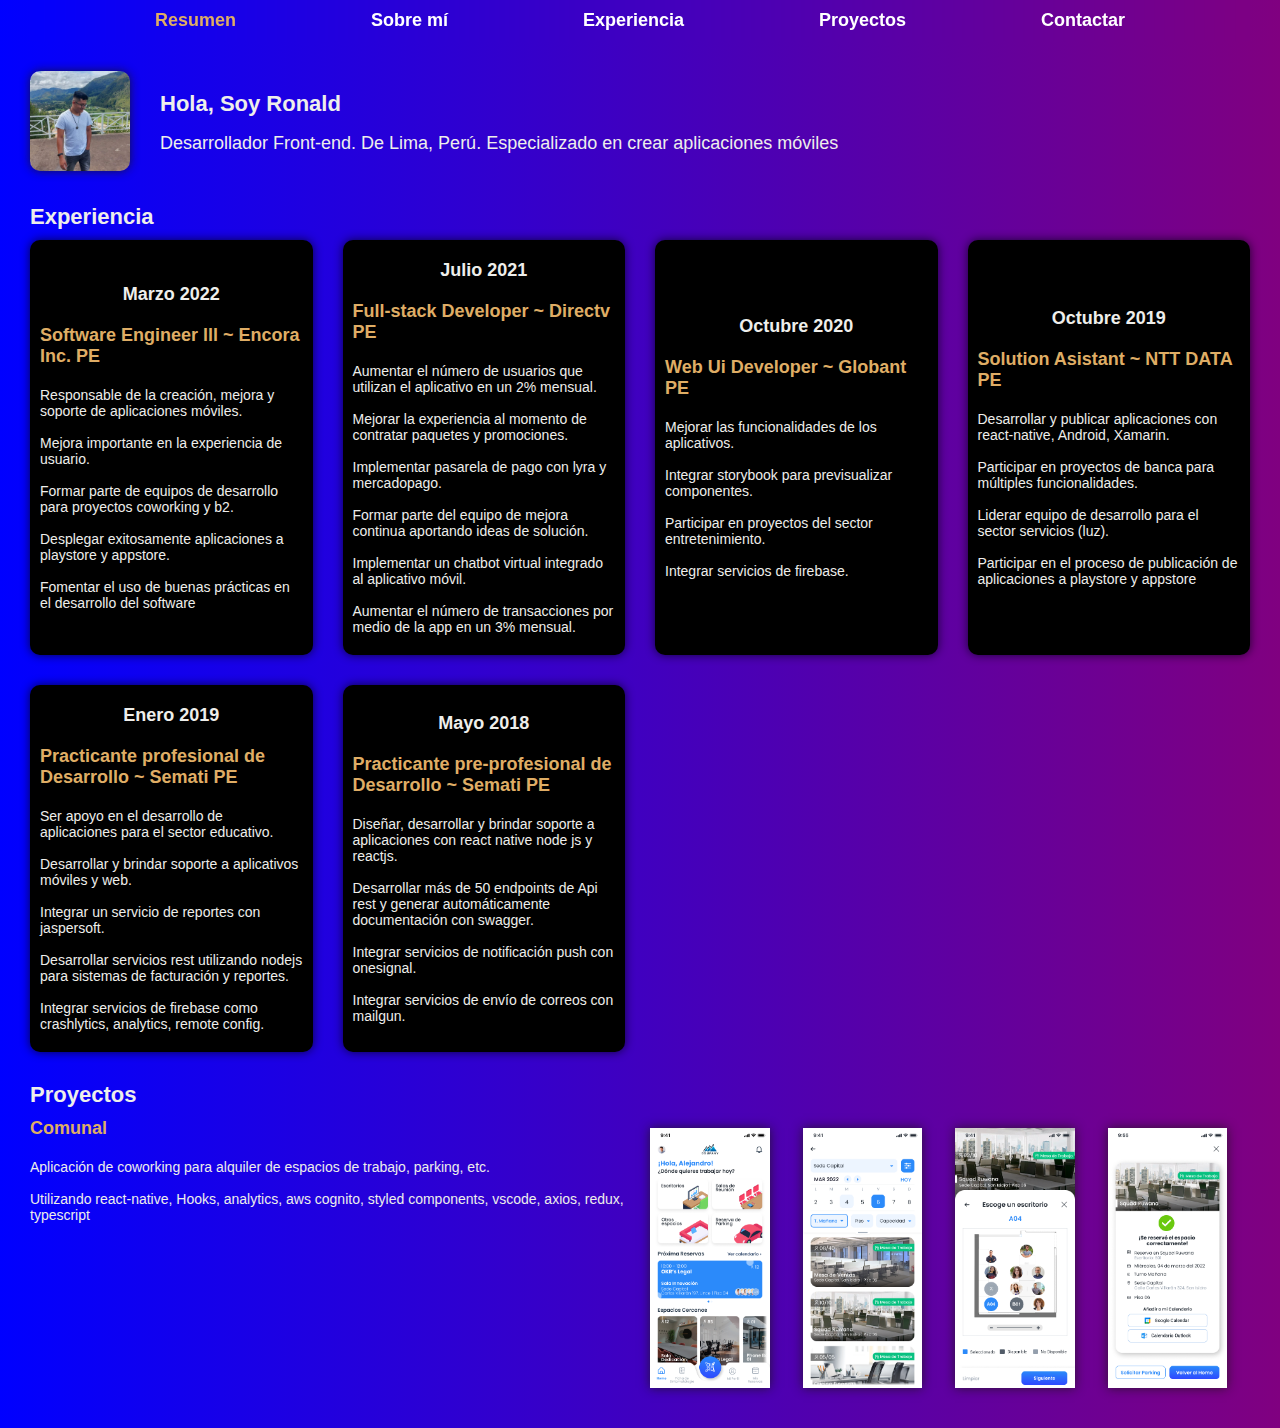
<file: index.html>
<!DOCTYPE html>
<html lang="en">
<head>
    <meta charset="UTF-8">
    <meta name="viewport" content="width=device-width, initial-scale=1.0">
    <link rel="stylesheet" href="/styles.css">
    <title>Portfolio</title>
</head>
<body>
    <header class="Navigation">
        <nav class="Navigation-list">
            <a class="Navigation-item  Navigation-item--isActive" href="#resumen">Resumen</a>
            <a class="Navigation-item" href="#aboutme">Sobre mí</a>
            <a class="Navigation-item" href="#experiencia">Experiencia</a>
            <a class="Navigation-item" href="#proyectos">Proyectos</a>
            <a class="Navigation-item" href="contacto/contacto.html" target="_blank">Contactar</a>
        </nav>
    </header>
    <main class="principal-layout">
        <section class="PrincipalContainer Resume" id="resumen">
            <figure class="Resume-figure">
                <img class="Resume-figure-foto" src="images/foto1.jpeg" alt="icon">
            </figure>
            <article class="Resume-article">
                <h1 class="PresentationText">Hola, Soy Ronald</h1>
                <br>
                <p class="DescriptionText">Desarrollador Front-end. De Lima, Perú. Especializado en crear aplicaciones móviles</p>
            </article>           
        </section>
        <section class="PrincipalContainer Experience" id="experiencia">
            <h1 class="PrincipalContainer-title">Experiencia</h1>
            <div class="Experience-container">
                <article class="Experience-article">
                    <h2 class="Experience-article-date">Marzo 2022</h2>
                    <h3 class="Experience-article-job">Software Engineer lll ~ Encora Inc. PE</h3>
                    <p>Responsable de la creación, mejora y soporte de aplicaciones móviles. 
                        <br><br>Mejora importante en la experiencia de usuario. 
                        <br><br>Formar parte de equipos de desarrollo para proyectos coworking y b2. 
                        <br><br>Desplegar exitosamente aplicaciones a playstore y appstore. 
                        <br><br>Fomentar el uso de buenas prácticas en el desarrollo del software</p>
                </article>
                <article class="Experience-article">
                    <h2 class="Experience-article-date">Julio 2021</h2>
                    <h3 class="Experience-article-job">Full-stack Developer ~ Directv PE</h3>
                    <p>Aumentar el número de usuarios que utilizan el aplicativo en un 2% mensual. 
                        <br><br>Mejorar la experiencia al momento de contratar paquetes y promociones. 
                        <br><br>Implementar pasarela de pago con lyra y mercadopago. 
                        <br><br>Formar parte del equipo de mejora continua aportando ideas de solución. 
                        <br><br>Implementar un chatbot virtual integrado al aplicativo móvil. 
                        <br><br>Aumentar el número de transacciones por medio de la app en un 3% mensual.</p>
                </article>
                <article class="Experience-article">
                    <h2 class="Experience-article-date">Octubre 2020</h2>
                    <h3 class="Experience-article-job">Web Ui Developer ~ Globant PE</h3>
                    <p>Mejorar las funcionalidades de los aplicativos. 
                        <br><br>Integrar storybook para previsualizar componentes. 
                        <br><br>Participar en proyectos del sector entretenimiento. 
                        <br><br>Integrar servicios de firebase.</p>
                </article>
                <article class="Experience-article">
                    <h2 class="Experience-article-date">Octubre 2019</h2>
                    <h3 class="Experience-article-job">Solution Asistant ~ NTT DATA PE</h3>
                    <p>Desarrollar y publicar aplicaciones con react-native, Android, Xamarin. 
                        <br><br>Participar en proyectos de banca para múltiples funcionalidades. 
                        <br><br>Liderar equipo de desarrollo para el sector servicios (luz). 
                        <br><br>Participar en el proceso de publicación de aplicaciones a playstore y appstore</p>
                </article>
                <article class="Experience-article">
                    <h2 class="Experience-article-date">Enero 2019</h2>
                    <h3 class="Experience-article-job">Practicante profesional de Desarrollo ~ Semati PE</h3>
                    <p>Ser apoyo en el desarrollo de aplicaciones para el sector educativo. 
                        <br><br>Desarrollar y brindar soporte a aplicativos móviles y web. 
                        <br><br>Integrar un servicio de reportes con jaspersoft. 
                        <br><br>Desarrollar servicios rest utilizando nodejs para sistemas de facturación y reportes. 
                        <br><br>Integrar servicios de firebase como crashlytics, analytics, remote config.</p>
                </article>
                <article class="Experience-article">
                    <h2 class="Experience-article-date">Mayo 2018</h2>
                    <h3 class="Experience-article-job">Practicante pre-profesional de Desarrollo ~ Semati PE</h3>
                    <p>Diseñar, desarrollar y brindar soporte a aplicaciones con react native node js y reactjs. 
                        <br><br>Desarrollar más de 50 endpoints de Api rest y generar automáticamente documentación con swagger. 
                        <br><br>Integrar servicios de notificación push con onesignal. 
                        <br><br>Integrar servicios de envío de correos con mailgun.</p>
                </article>
            </div>
        </section>
        <section class="PrincipalContainer Projects" id="proyectos">
            <h1 class="PrincipalContainer-title">Proyectos</h1>
            <article class="Projects-article">
                <div class="Projects-article-description">
                    <h3 class="Projects-article-title">Comunal</h3>
                    <p>Aplicación de coworking para alquiler de espacios de trabajo, parking, etc. 
                        <br><br>Utilizando react-native, Hooks, analytics, aws cognito, styled components, vscode, axios, redux, typescript</p>
                </div>
                <figure class="Projects-figures">
                    <img class="Projects-figures-foto" src="images/comunal/comunal1.webp" alt="icon">
                    <img class="Projects-figures-foto" src="images/comunal/comunal2.webp" alt="icon">
                    <img class="Projects-figures-foto" src="images/comunal/comunal3.webp" alt="icon">
                    <img class="Projects-figures-foto" src="images/comunal/comunal4.webp" alt="icon">
                </figure>
            </article>
        </section>
    </main>
</body>
</html>
</file>
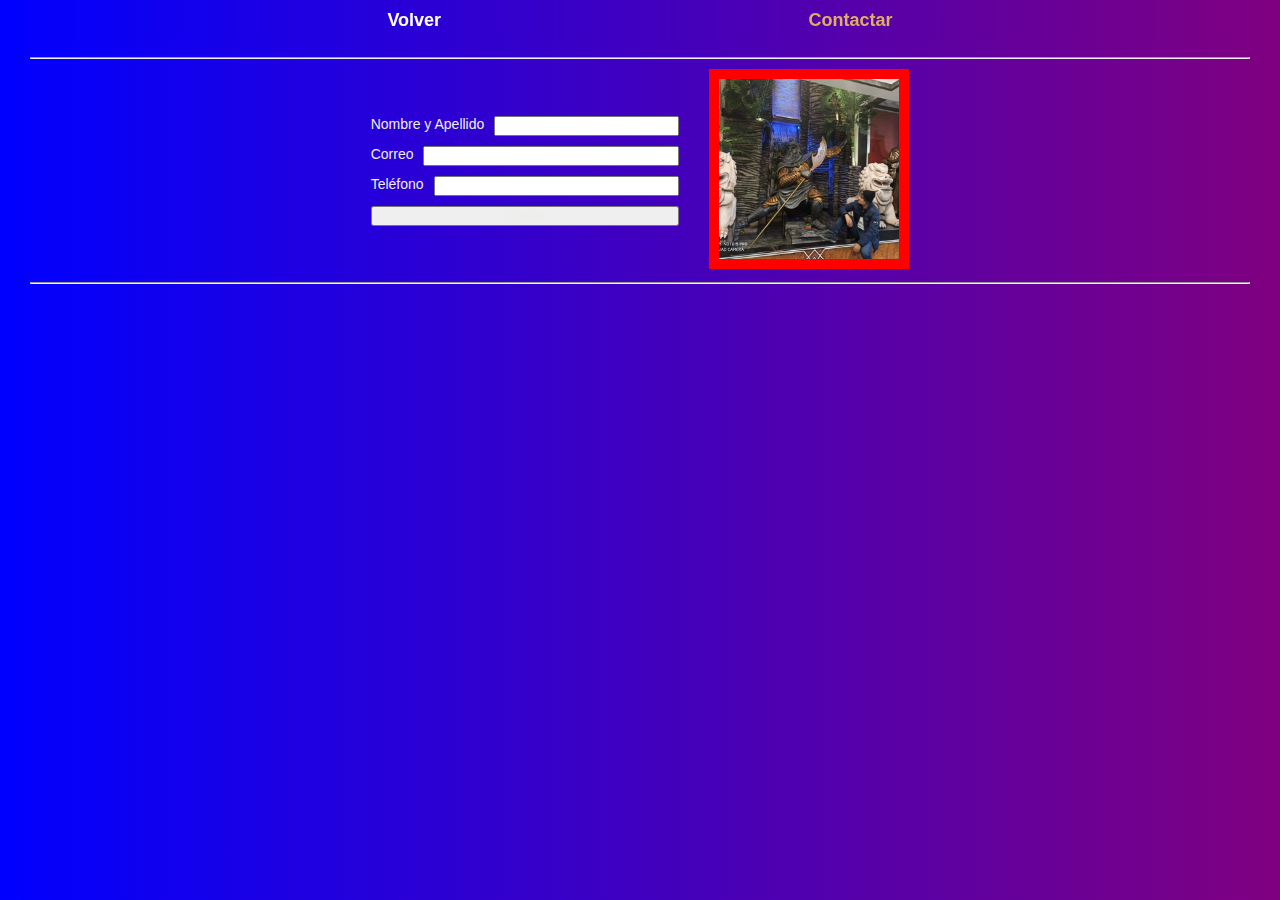
<file: contacto/contacto.html>
<!DOCTYPE html>
<html lang="en">
<head>
    <meta charset="UTF-8">
    <meta name="viewport" content="width=device-width, initial-scale=1.0">
    <link rel="stylesheet" href="../styles.css">
    <title>Document</title>
</head>
<body>
    <header class="Navigation">
        <nav class="Navigation-list">
            <a class="Navigation-item" href="/">Volver</a>
            <a class="Navigation-item  Navigation-item--isActive" href="#" target="_blank">Contactar</a>
        </nav>
    </header>
    <main class="contact-layout">
        <br>
        <hr>
        <section class="Contact">
            <article class="Contact-article">
                <form class="Contact-form" action="">
                    <div class="containerInput">
                        <label class="Conctact-form-label"  for="userInfo">Nombre y Apellido</label>
                        <input class="Contact-form-input" id="userInfo" type="text">
                    </div>
                    <div class="containerInput">
                        <label class="Conctact-form-label" for="userEmail">Correo</label>
                        <input class="Contact-form-input" id="userEmail" type="email">
                    </div>
                    <div class="containerInput">
                        <label class="Conctact-form-label" for="userPhone">Teléfono</label>
                        <input class="Contact-form-input" id="userPhone" type="number">
                    </div>
                    <input class="Contact-form-input" type="submit" value="Enviar">
                </form>
                <figure class="Contact-figure">
                    <img class="Contact-figure-image" src="../images/foto2.jpeg" alt="icon">
                </figure>
            </article>

        </section>
        <hr>
    </main>
</body>
</html>
</file>
<file: styles.css>
*, *::before, *::after {
  box-sizing: border-box;
  margin: 0;
  padding: 0;
  color: #eeeeeb;
  font-size: 14px;
}

body {
  background-image: linear-gradient(to left, purple, blue);
  padding-inline: 10px;
  min-width: 400px;
  font-family: Arial, Helvetica, sans-serif;
  padding-inline: 30px;
}

@media (max-width: 420px) {
  body {
    width: 400px;
  }
}
principal-layout {
  padding: 20px;
}

contact-layout {
  padding: 30px;
}

.Navigation {
  padding: 10px;
  position: sticky;
  z-index: 200;
  top: 0;
  -webkit-backdrop-filter: blur(10px);
          backdrop-filter: blur(10px);
}
.Navigation-list {
  display: flex;
  justify-content: space-evenly;
  align-items: center;
  flex-wrap: wrap;
  gap: 20px;
}
.Navigation-item {
  text-decoration: none;
  color: white;
  font-weight: bold;
  font-size: 18px;
}
.Navigation-item--isActive {
  color: #dfad65;
}

.PrincipalContainer {
  margin-block: 30px;
}
.PrincipalContainer-title {
  font-size: 22px;
}

.containerInput {
  display: flex;
  gap: 10px;
  flex-wrap: wrap;
}

.Experience-container {
  display: grid;
  grid-template-columns: repeat(auto-fit, minmax(250px, 1fr));
  gap: 30px;
  margin-block: 10px;
  position: relative;
}
.Experience-article {
  display: flex;
  flex-direction: column;
  align-items: center;
  justify-content: center;
  background-color: black;
  padding-inline: 10px;
  padding-block: 20px;
  border-radius: 10px;
  box-shadow: 0px 0px 10px rgba(0, 5, 14, 0.753);
  transition: transform 0.3s ease, z-index 0.3s ease;
  gap: 10px;
  z-index: 1;
}
.Experience-article-date {
  font-size: 18px;
}
.Experience-article-job {
  font-size: 18px;
  margin-block: 10px;
  color: #dfad65;
  font-weight: bold;
}
.Experience-article:hover {
  transform: scale(1.2);
  z-index: 10;
  -webkit-backdrop-filter: blur(100px);
          backdrop-filter: blur(100px);
}

@keyframes colorshadow {
  from {
    box-shadow: 0px 0px 10px rgba(24, 24, 16, 0.753);
  }
  to {
    box-shadow: 0px 0px 20px red;
  }
}
.Resume {
  display: flex;
  justify-content: space-between;
  align-items: center;
  gap: 30px;
  flex-wrap: wrap;
}
.Resume-figure-foto {
  width: 100px;
  height: 100px;
  border-radius: 10px;
  box-shadow: 0px 0px 10px rgba(24, 24, 16, 0.753);
}
.Resume-figure-foto:hover {
  animation-name: colorshadow;
  animation-duration: 1s;
  animation-iteration-count: infinite;
}
.Resume-article {
  flex: 2;
}
.Resume-article .PresentationText {
  font-size: 22px;
}
.Resume-article .DescriptionText {
  font-size: 18px;
}

.Projects-article {
  display: flex;
  flex-direction: row;
  gap: 20px;
  flex-wrap: wrap;
  margin-block: 10px;
}
.Projects-article-description {
  flex: 1;
  gap: 20px;
  display: flex;
  flex-direction: column;
}
@media (max-width: 420px) {
  .Projects-article-description {
    min-width: 400px;
  }
}
.Projects-article-title {
  font-size: 18px;
  color: #dfad65;
  font-weight: bold;
}
.Projects-figures {
  flex: 1;
  display: grid;
  grid-template-columns: repeat(auto-fit, minmax(100px, 1fr));
  gap: 10px;
  margin-block: 10px;
  position: relative;
}
.Projects-figures-foto {
  max-width: 120px;
  box-shadow: 0px 0px 10px rgba(24, 24, 16, 0.753);
  transition: transform 0.3s ease, z-index 0.3s ease;
  z-index: 1;
}
.Projects-figures-foto:hover {
  transform: scale(2);
  z-index: 10;
  -webkit-backdrop-filter: blur(100px);
          backdrop-filter: blur(100px);
}
@media (max-width: 1040px) {
  .Projects-figures {
    gap: 30px;
  }
}

.Contact {
  margin-block: 10px;
}
.Contact-article {
  display: flex;
  justify-content: center;
  align-items: center;
  flex-wrap: wrap;
  gap: 30px;
}
.Contact-form {
  display: flex;
  flex-direction: column;
  max-width: 600px;
  gap: 10px;
}
.Contact-form-label {
  flex: 1;
}
.Contact-form-input {
  flex: 1;
}
.Contact-figure-image {
  width: 200px;
  height: 200px;
  border: 10px solid red;
}
.Contact-figure-image:hover {
  transform: rotate(23deg);
}

.dissabled {
  color: gray;
}/*# sourceMappingURL=styles.css.map */
</file>
